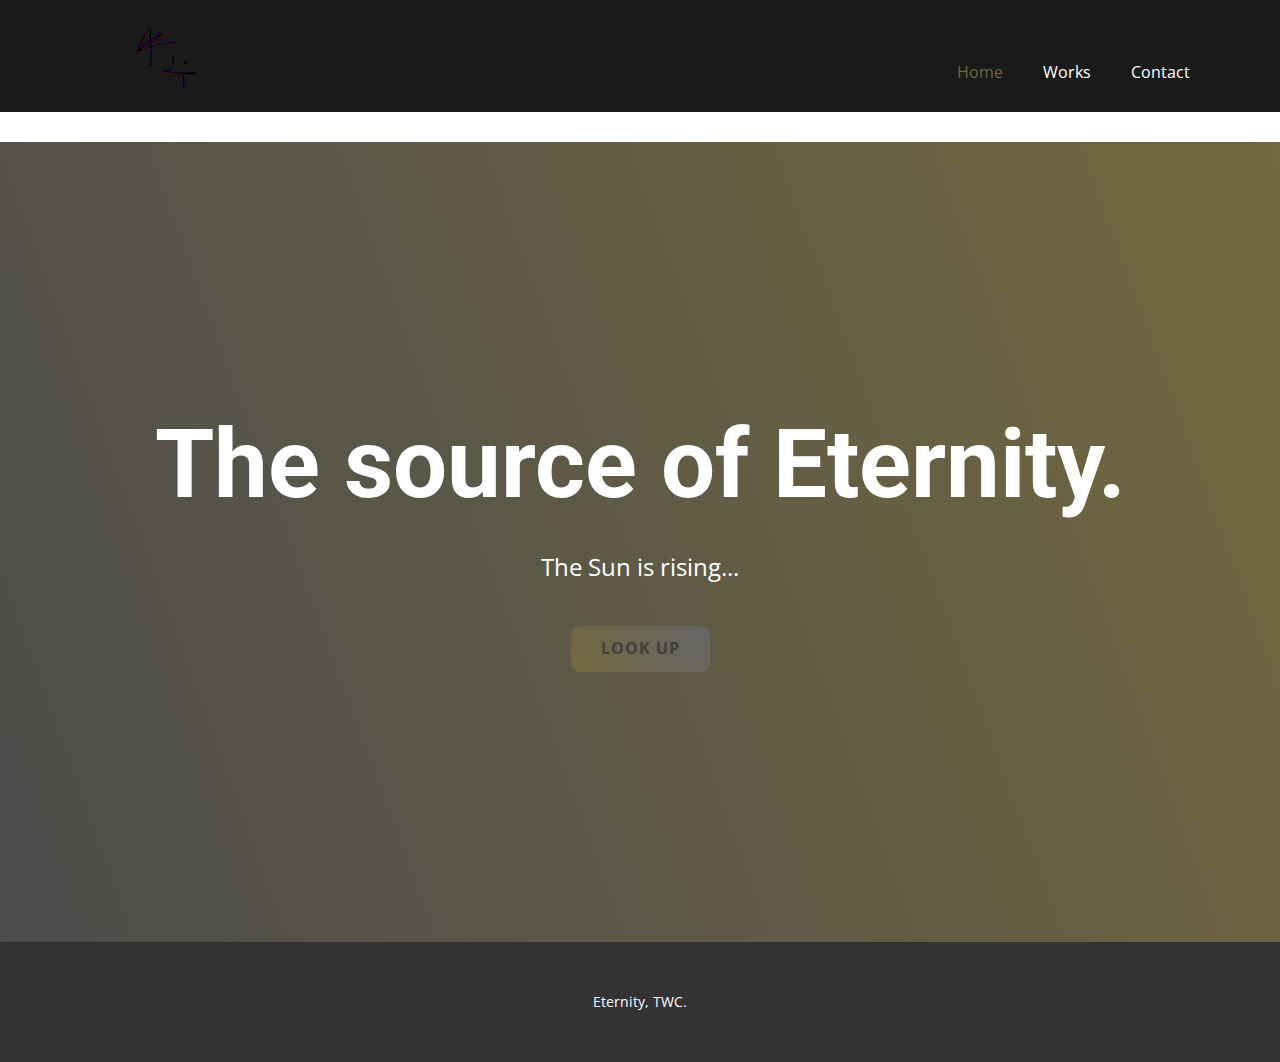
<file: index.html>
<!DOCTYPE html>
<html style="font-size: 16px;" lang="en"><head>
    <meta name="viewport" content="width=device-width, initial-scale=1.0">
    <meta charset="utf-8">
    <meta name="keywords" content="The source of Eternity.">
    <meta name="description" content="">
    <title>Home</title>
    <link rel="stylesheet" href="nicepage.css" media="screen">
<link rel="stylesheet" href="Home.css" media="screen">
    <script class="u-script" type="text/javascript" src="jquery.js" defer=""></script>
    <script class="u-script" type="text/javascript" src="nicepage.js" defer=""></script>
    <meta name="generator" content="Nicepage 5.20.7, nicepage.com">
    <link id="u-theme-google-font" rel="stylesheet" href="https://fonts.googleapis.com/css?family=Roboto:100,100i,300,300i,400,400i,500,500i,700,700i,900,900i|Open+Sans:300,300i,400,400i,500,500i,600,600i,700,700i,800,800i">
    
    
    
    <script type="application/ld+json">{
		"@context": "http://schema.org",
		"@type": "Organization",
		"name": "",
		"logo": "images/logo_TWC.png"
}</script>
    <meta name="theme-color" content="#478ac9">
    <meta property="og:title" content="Home">
    <meta property="og:type" content="website">
  <meta data-intl-tel-input-cdn-path="intlTelInput/"></head>
  <body data-home-page="Home.html" data-home-page-title="Home" data-path-to-root="./" data-include-products="false" class="u-body u-xl-mode" data-lang="en"><header class=" u-border-no-bottom u-border-no-left u-border-no-right u-border-no-top u-clearfix u-header u-section-row-container" id="sec-3a32" style=""><div class="u-section-rows">
        <div class="u-clearfix u-grey-90 u-section-row u-sticky u-sticky-e65a u-section-row-1" data-animation-name="" data-animation-duration="0" data-animation-delay="0" data-animation-direction="" id="sec-15f5">
          <div class="u-clearfix u-sheet u-sheet-1">
            <a href="Home" class="u-image u-logo u-image-1" data-image-width="512" data-image-height="512">
              <img src="images/logo_TWC.png" class="u-logo-image u-logo-image-1">
            </a>
            <nav class="u-menu u-menu-one-level u-offcanvas u-menu-1">
              <div class="menu-collapse" style="font-size: 1rem; letter-spacing: 0px;">
                <a class="u-button-style u-custom-left-right-menu-spacing u-custom-padding-bottom u-custom-text-active-color u-custom-text-hover-color u-custom-top-bottom-menu-spacing u-nav-link u-text-active-palette-1-base u-text-hover-palette-2-base" href="#">
                  <svg class="u-svg-link" viewBox="0 0 24 24"><use xmlns:xlink="http://www.w3.org/1999/xlink" xlink:href="#menu-hamburger"></use></svg>
                  <svg class="u-svg-content" version="1.1" id="menu-hamburger" viewBox="0 0 16 16" x="0px" y="0px" xmlns:xlink="http://www.w3.org/1999/xlink" xmlns="http://www.w3.org/2000/svg"><g><rect y="1" width="16" height="2"></rect><rect y="7" width="16" height="2"></rect><rect y="13" width="16" height="2"></rect>
</g></svg>
                </a>
              </div>
              <div class="u-custom-menu u-nav-container">
                <ul class="u-nav u-unstyled u-nav-1"><li class="u-nav-item"><a class="u-button-style u-nav-link u-text-active-palette-3-dark-2 u-text-hover-palette-3-dark-1" href="Home.html" style="padding: 10px 20px;">Home</a>
</li><li class="u-nav-item"><a class="u-button-style u-nav-link u-text-active-palette-3-dark-2 u-text-hover-palette-3-dark-1" href="Works.html" style="padding: 10px 20px;">Works</a>
</li><li class="u-nav-item"><a class="u-button-style u-nav-link u-text-active-palette-3-dark-2 u-text-hover-palette-3-dark-1" href="Contact.html" style="padding: 10px 20px;">Contact</a>
</li></ul>
              </div>
              <div class="u-custom-menu u-nav-container-collapse">
                <div class="u-black u-container-style u-inner-container-layout u-opacity u-opacity-95 u-sidenav">
                  <div class="u-inner-container-layout u-sidenav-overflow">
                    <div class="u-menu-close"></div>
                    <ul class="u-align-center u-nav u-popupmenu-items u-unstyled u-nav-2"><li class="u-nav-item"><a class="u-button-style u-nav-link" href="Home.html">Home</a>
</li><li class="u-nav-item"><a class="u-button-style u-nav-link" href="Works.html">Works</a>
</li><li class="u-nav-item"><a class="u-button-style u-nav-link" href="Contact.html">Contact</a>
</li></ul>
                  </div>
                </div>
                <div class="u-black u-menu-overlay u-opacity u-opacity-70"></div>
              </div>
            </nav>
          </div>
          
          
          
          
          
          <style class="u-sticky-style" data-style-id="e65a">.u-sticky-fixed.u-sticky-e65a, .u-body.u-sticky-fixed .u-sticky-e65a {
box-shadow: -2px -2px 8px 0px rgba(128,128,128,1) !important
}</style>
        </div>
        <div class="u-section-row u-section-row-2" id="sec-0822">
          <div class="u-clearfix u-sheet u-sheet-2"></div>
          
          
          
          
          
        </div>
      </div></header>
    <section class="skrollable skrollable-between u-align-center u-clearfix u-gradient u-section-1" id="sec-9e3d">
      <div class="u-clearfix u-sheet u-sheet-1">
        <h1 class="u-text u-text-body-alt-color u-text-default u-title u-text-1"><b>The source of Eternity.</b>
        </h1>
        <p class="u-large-text u-text u-text-body-alt-color u-text-variant u-text-2">The Sun is rising...</p>
        <a href="Works.html" class="u-border-1 u-border-active-custom-color-4 u-border-grey-75 u-border-hover-custom-color-1 u-btn u-btn-round u-button-style u-gradient u-hover-palette-1-dark-1 u-none u-radius-9 u-btn-1">Look up<br>
        </a>
      </div>
    </section>
    
    
    
    <footer class="u-align-center u-clearfix u-footer u-grey-80 u-footer" id="sec-89e3"><div class="u-clearfix u-sheet u-sheet-1">
        <p class="u-small-text u-text u-text-variant u-text-1">Eternity, TWC.</p>
      </div></footer>
  
</body></html>
</file>
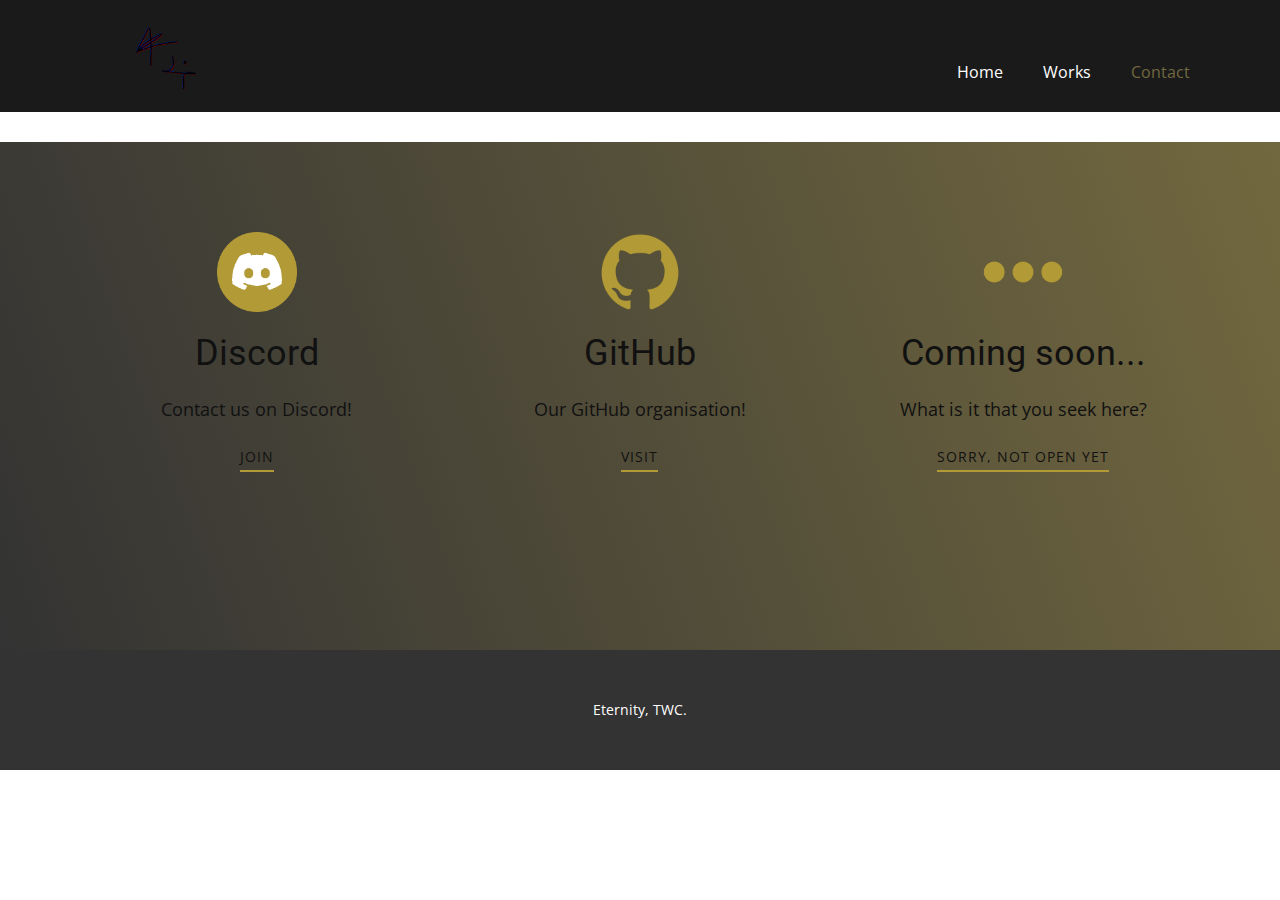
<file: Contact.html>
<!DOCTYPE html>
<html style="font-size: 16px;" lang="en"><head>
    <meta name="viewport" content="width=device-width, initial-scale=1.0">
    <meta charset="utf-8">
    <meta name="keywords" content="">
    <meta name="description" content="">
    <title>Contact</title>
    <link rel="stylesheet" href="nicepage.css" media="screen">
<link rel="stylesheet" href="Contact.css" media="screen">
    <script class="u-script" type="text/javascript" src="jquery.js" defer=""></script>
    <script class="u-script" type="text/javascript" src="nicepage.js" defer=""></script>
    <meta name="generator" content="Nicepage 5.20.7, nicepage.com">
    <link id="u-theme-google-font" rel="stylesheet" href="https://fonts.googleapis.com/css?family=Roboto:100,100i,300,300i,400,400i,500,500i,700,700i,900,900i|Open+Sans:300,300i,400,400i,500,500i,600,600i,700,700i,800,800i">
    
    
    
    <script type="application/ld+json">{
		"@context": "http://schema.org",
		"@type": "Organization",
		"name": "",
		"logo": "images/logo_TWC.png"
}</script>
    <meta name="theme-color" content="#478ac9">
    <meta property="og:title" content="Contact">
    <meta property="og:type" content="website">
  <meta data-intl-tel-input-cdn-path="intlTelInput/"></head>
  <body data-path-to-root="./" data-include-products="false" class="u-body u-xl-mode" data-lang="en"><header class=" u-border-no-bottom u-border-no-left u-border-no-right u-border-no-top u-clearfix u-header u-section-row-container" id="sec-3a32" style=""><div class="u-section-rows">
        <div class="u-clearfix u-grey-90 u-section-row u-sticky u-sticky-e65a u-section-row-1" data-animation-name="" data-animation-duration="0" data-animation-delay="0" data-animation-direction="" id="sec-15f5">
          <div class="u-clearfix u-sheet u-sheet-1">
            <a href="Home" class="u-image u-logo u-image-1" data-image-width="512" data-image-height="512">
              <img src="images/logo_TWC.png" class="u-logo-image u-logo-image-1">
            </a>
            <nav class="u-menu u-menu-one-level u-offcanvas u-menu-1">
              <div class="menu-collapse" style="font-size: 1rem; letter-spacing: 0px;">
                <a class="u-button-style u-custom-left-right-menu-spacing u-custom-padding-bottom u-custom-text-active-color u-custom-text-hover-color u-custom-top-bottom-menu-spacing u-nav-link u-text-active-palette-1-base u-text-hover-palette-2-base" href="#">
                  <svg class="u-svg-link" viewBox="0 0 24 24"><use xmlns:xlink="http://www.w3.org/1999/xlink" xlink:href="#menu-hamburger"></use></svg>
                  <svg class="u-svg-content" version="1.1" id="menu-hamburger" viewBox="0 0 16 16" x="0px" y="0px" xmlns:xlink="http://www.w3.org/1999/xlink" xmlns="http://www.w3.org/2000/svg"><g><rect y="1" width="16" height="2"></rect><rect y="7" width="16" height="2"></rect><rect y="13" width="16" height="2"></rect>
</g></svg>
                </a>
              </div>
              <div class="u-custom-menu u-nav-container">
                <ul class="u-nav u-unstyled u-nav-1"><li class="u-nav-item"><a class="u-button-style u-nav-link u-text-active-palette-3-dark-2 u-text-hover-palette-3-dark-1" href="Home.html" style="padding: 10px 20px;">Home</a>
</li><li class="u-nav-item"><a class="u-button-style u-nav-link u-text-active-palette-3-dark-2 u-text-hover-palette-3-dark-1" href="Works.html" style="padding: 10px 20px;">Works</a>
</li><li class="u-nav-item"><a class="u-button-style u-nav-link u-text-active-palette-3-dark-2 u-text-hover-palette-3-dark-1" href="Contact.html" style="padding: 10px 20px;">Contact</a>
</li></ul>
              </div>
              <div class="u-custom-menu u-nav-container-collapse">
                <div class="u-black u-container-style u-inner-container-layout u-opacity u-opacity-95 u-sidenav">
                  <div class="u-inner-container-layout u-sidenav-overflow">
                    <div class="u-menu-close"></div>
                    <ul class="u-align-center u-nav u-popupmenu-items u-unstyled u-nav-2"><li class="u-nav-item"><a class="u-button-style u-nav-link" href="Home.html">Home</a>
</li><li class="u-nav-item"><a class="u-button-style u-nav-link" href="Works.html">Works</a>
</li><li class="u-nav-item"><a class="u-button-style u-nav-link" href="Contact.html">Contact</a>
</li></ul>
                  </div>
                </div>
                <div class="u-black u-menu-overlay u-opacity u-opacity-70"></div>
              </div>
            </nav>
          </div>
          
          
          
          
          
          <style class="u-sticky-style" data-style-id="e65a">.u-sticky-fixed.u-sticky-e65a, .u-body.u-sticky-fixed .u-sticky-e65a {
box-shadow: -2px -2px 8px 0px rgba(128,128,128,1) !important
}</style>
        </div>
        <div class="u-section-row u-section-row-2" id="sec-0822">
          <div class="u-clearfix u-sheet u-sheet-2"></div>
          
          
          
          
          
        </div>
      </div></header>
    <section class="u-align-center u-clearfix u-gradient u-section-1" id="sec-df21">
      <div class="u-align-left u-clearfix u-sheet u-valign-middle u-sheet-1">
        <div class="u-expanded-width u-list u-list-1">
          <div class="u-repeater u-repeater-1">
            <div class="u-container-style u-list-item u-repeater-item">
              <div class="u-container-layout u-similar-container u-valign-top u-container-layout-1"><span class="u-file-icon u-icon u-text-palette-3-dark-1 u-icon-1"><img src="images/app-4-945acf0a.png" alt=""></span>
                <h3 class="u-align-center u-text u-text-default u-text-1">Discord</h3>
                <p class="u-align-center u-text u-text-2">Contact us on Discord!</p>
                <a href="https://discord.gg/73sB8k536D" class="u-active-none u-border-2 u-border-no-left u-border-no-right u-border-no-top u-border-palette-3-dark-1 u-btn u-button-style u-hover-none u-none u-text-body-color u-btn-1" target="_blank">Join</a>
              </div>
            </div>
            <div class="u-align-center u-container-style u-list-item u-repeater-item">
              <div class="u-container-layout u-similar-container u-valign-top u-container-layout-2"><span class="u-file-icon u-icon u-text-palette-3-dark-1 u-icon-2"><img src="images/github-mark-eb27babf.png" alt=""></span>
                <h3 class="u-align-center u-text u-text-default u-text-3">GitHub</h3>
                <p class="u-align-center u-text u-text-4">Our GitHub organisation!</p>
                <a href="https://github.com/TWC-Studios" class="u-active-none u-border-2 u-border-no-left u-border-no-right u-border-no-top u-border-palette-3-dark-1 u-btn u-button-style u-hover-none u-none u-text-body-color u-btn-2">Visit</a>
              </div>
            </div>
            <div class="u-container-style u-list-item u-repeater-item">
              <div class="u-container-layout u-similar-container u-valign-top u-container-layout-3"><span class="u-file-icon u-icon u-icon-3"><img src="images/threedots.png" alt=""></span>
                <h3 class="u-align-center u-text u-text-default u-text-5">Coming soon...</h3>
                <p class="u-align-center u-text u-text-6">What is it that you seek here?</p>
                <a href="" class="u-active-none u-border-2 u-border-no-left u-border-no-right u-border-no-top u-border-palette-3-dark-1 u-btn u-button-style u-hover-none u-none u-text-body-color u-btn-3">Sorry, not open yet</a>
              </div>
            </div>
          </div>
        </div>
      </div>
    </section>
    
    
    
    <footer class="u-align-center u-clearfix u-footer u-grey-80 u-footer" id="sec-89e3"><div class="u-clearfix u-sheet u-sheet-1">
        <p class="u-small-text u-text u-text-variant u-text-1">Eternity, TWC.</p>
      </div></footer>
  
</body></html>
</file>
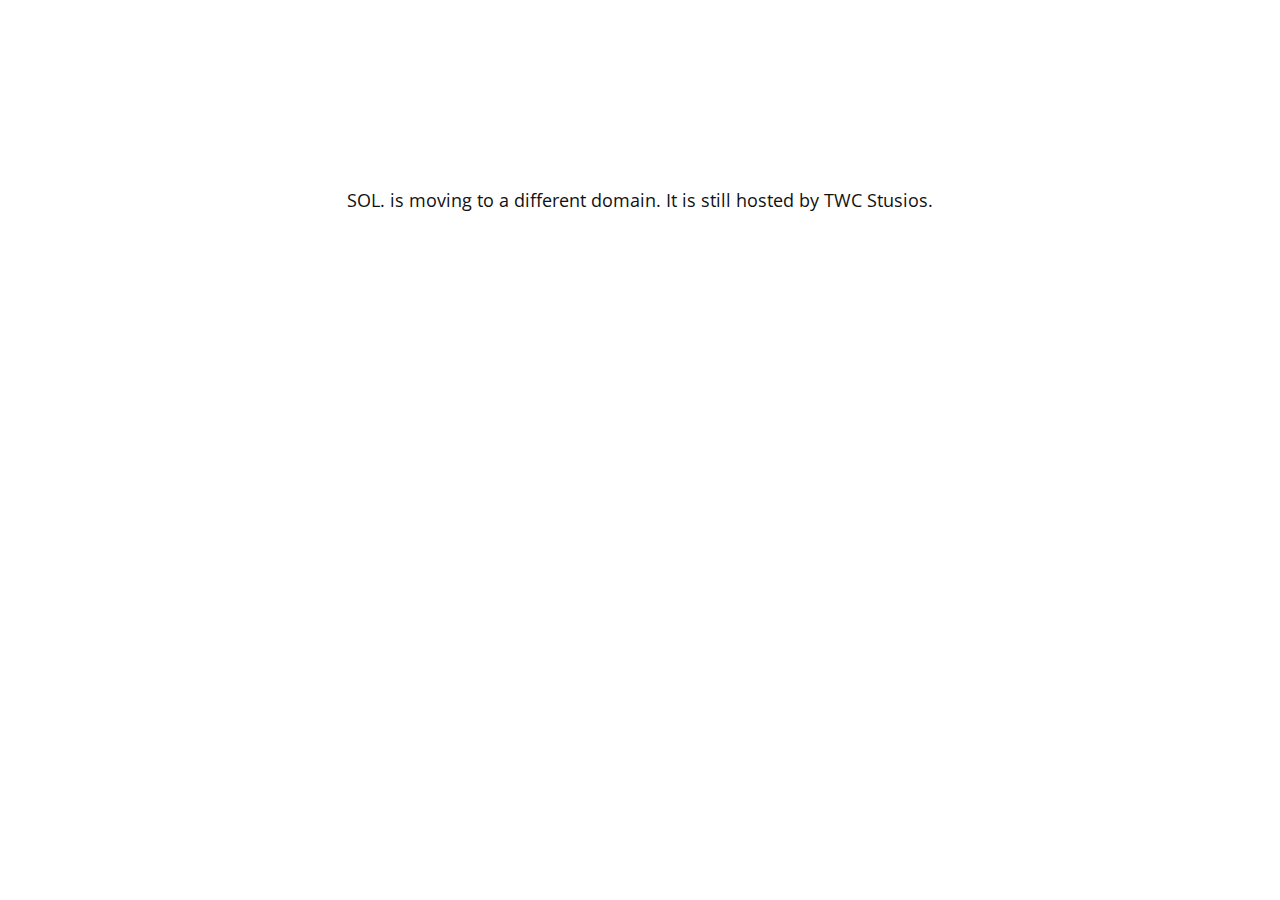
<file: crypt.html>
<!DOCTYPE html>
<html style="font-size: 16px;" lang="en"><head>
    <meta name="viewport" content="width=device-width, initial-scale=1.0">
    <meta charset="utf-8">
    <meta name="keywords" content="">
    <meta name="description" content="">
    <title>crypt</title>
    <link rel="stylesheet" href="nicepage.css" media="screen">
<link rel="stylesheet" href="crypt.css" media="screen">
    <script class="u-script" type="text/javascript" src="jquery.js" defer=""></script>
    <script class="u-script" type="text/javascript" src="nicepage.js" defer=""></script>
    <meta name="generator" content="Nicepage 5.20.7, nicepage.com">
    <link id="u-theme-google-font" rel="stylesheet" href="https://fonts.googleapis.com/css?family=Roboto:100,100i,300,300i,400,400i,500,500i,700,700i,900,900i|Open+Sans:300,300i,400,400i,500,500i,600,600i,700,700i,800,800i">
    
    
    
    <script type="application/ld+json">{
		"@context": "http://schema.org",
		"@type": "Organization",
		"name": ""
}</script>
    <meta name="theme-color" content="#478ac9">
    <meta property="og:title" content="crypt">
    <meta property="og:type" content="website">
  <meta data-intl-tel-input-cdn-path="intlTelInput/"></head>
  <body data-path-to-root="./" data-include-products="false" class="u-body u-xl-mode" data-lang="en">
    <section class="u-clearfix u-container-align-center u-section-1" id="sec-4503">
      <div class="u-clearfix u-sheet u-valign-middle u-sheet-1">
        <p class="u-align-center u-text u-text-default u-text-1">SOL. is moving to a different domain. It is still hosted by TWC Stusios.</p>
      </div>
    </section>
  
</body></html>
</file>
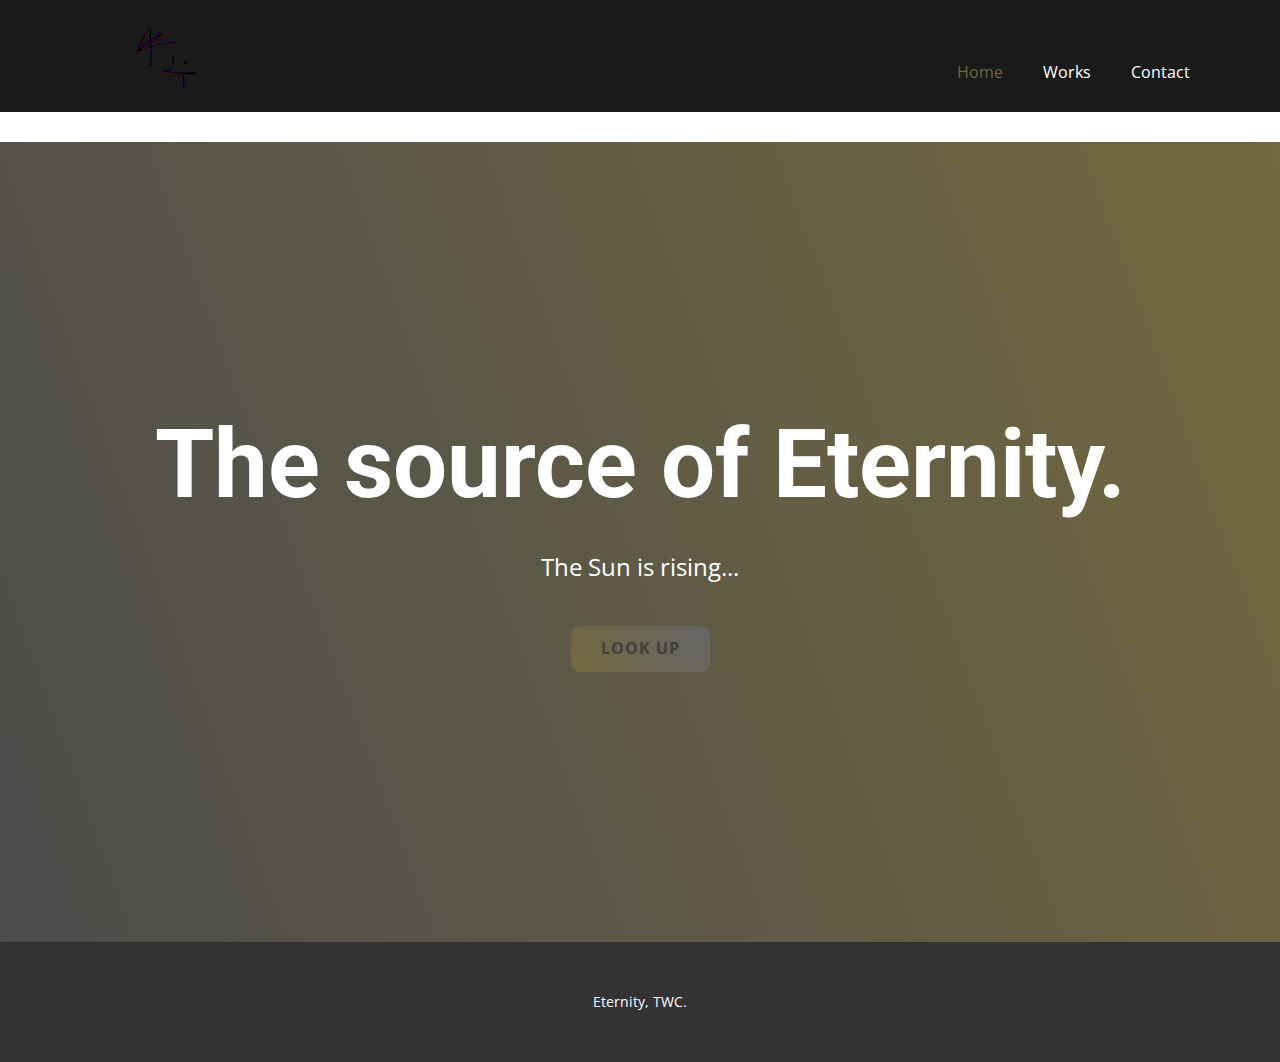
<file: Home.html>
<!DOCTYPE html>
<html style="font-size: 16px;" lang="en"><head>
    <meta name="viewport" content="width=device-width, initial-scale=1.0">
    <meta charset="utf-8">
    <meta name="keywords" content="The source of Eternity.">
    <meta name="description" content="">
    <title>Home</title>
    <link rel="stylesheet" href="nicepage.css" media="screen">
<link rel="stylesheet" href="Home.css" media="screen">
    <script class="u-script" type="text/javascript" src="jquery.js" defer=""></script>
    <script class="u-script" type="text/javascript" src="nicepage.js" defer=""></script>
    <meta name="generator" content="Nicepage 5.20.7, nicepage.com">
    <link id="u-theme-google-font" rel="stylesheet" href="https://fonts.googleapis.com/css?family=Roboto:100,100i,300,300i,400,400i,500,500i,700,700i,900,900i|Open+Sans:300,300i,400,400i,500,500i,600,600i,700,700i,800,800i">
    
    
    
    <script type="application/ld+json">{
		"@context": "http://schema.org",
		"@type": "Organization",
		"name": "",
		"logo": "images/logo_TWC.png"
}</script>
    <meta name="theme-color" content="#478ac9">
    <meta property="og:title" content="Home">
    <meta property="og:type" content="website">
  <meta data-intl-tel-input-cdn-path="intlTelInput/"></head>
  <body data-path-to-root="./" data-include-products="false" class="u-body u-xl-mode" data-lang="en"><header class=" u-border-no-bottom u-border-no-left u-border-no-right u-border-no-top u-clearfix u-header u-section-row-container" id="sec-3a32" style=""><div class="u-section-rows">
        <div class="u-clearfix u-grey-90 u-section-row u-sticky u-sticky-e65a u-section-row-1" data-animation-name="" data-animation-duration="0" data-animation-delay="0" data-animation-direction="" id="sec-15f5">
          <div class="u-clearfix u-sheet u-sheet-1">
            <a href="Home" class="u-image u-logo u-image-1" data-image-width="512" data-image-height="512">
              <img src="images/logo_TWC.png" class="u-logo-image u-logo-image-1">
            </a>
            <nav class="u-menu u-menu-one-level u-offcanvas u-menu-1">
              <div class="menu-collapse" style="font-size: 1rem; letter-spacing: 0px;">
                <a class="u-button-style u-custom-left-right-menu-spacing u-custom-padding-bottom u-custom-text-active-color u-custom-text-hover-color u-custom-top-bottom-menu-spacing u-nav-link u-text-active-palette-1-base u-text-hover-palette-2-base" href="#">
                  <svg class="u-svg-link" viewBox="0 0 24 24"><use xmlns:xlink="http://www.w3.org/1999/xlink" xlink:href="#menu-hamburger"></use></svg>
                  <svg class="u-svg-content" version="1.1" id="menu-hamburger" viewBox="0 0 16 16" x="0px" y="0px" xmlns:xlink="http://www.w3.org/1999/xlink" xmlns="http://www.w3.org/2000/svg"><g><rect y="1" width="16" height="2"></rect><rect y="7" width="16" height="2"></rect><rect y="13" width="16" height="2"></rect>
</g></svg>
                </a>
              </div>
              <div class="u-custom-menu u-nav-container">
                <ul class="u-nav u-unstyled u-nav-1"><li class="u-nav-item"><a class="u-button-style u-nav-link u-text-active-palette-3-dark-2 u-text-hover-palette-3-dark-1" href="Home.html" style="padding: 10px 20px;">Home</a>
</li><li class="u-nav-item"><a class="u-button-style u-nav-link u-text-active-palette-3-dark-2 u-text-hover-palette-3-dark-1" href="Works.html" style="padding: 10px 20px;">Works</a>
</li><li class="u-nav-item"><a class="u-button-style u-nav-link u-text-active-palette-3-dark-2 u-text-hover-palette-3-dark-1" href="Contact.html" style="padding: 10px 20px;">Contact</a>
</li></ul>
              </div>
              <div class="u-custom-menu u-nav-container-collapse">
                <div class="u-black u-container-style u-inner-container-layout u-opacity u-opacity-95 u-sidenav">
                  <div class="u-inner-container-layout u-sidenav-overflow">
                    <div class="u-menu-close"></div>
                    <ul class="u-align-center u-nav u-popupmenu-items u-unstyled u-nav-2"><li class="u-nav-item"><a class="u-button-style u-nav-link" href="Home.html">Home</a>
</li><li class="u-nav-item"><a class="u-button-style u-nav-link" href="Works.html">Works</a>
</li><li class="u-nav-item"><a class="u-button-style u-nav-link" href="Contact.html">Contact</a>
</li></ul>
                  </div>
                </div>
                <div class="u-black u-menu-overlay u-opacity u-opacity-70"></div>
              </div>
            </nav>
          </div>
          
          
          
          
          
          <style class="u-sticky-style" data-style-id="e65a">.u-sticky-fixed.u-sticky-e65a, .u-body.u-sticky-fixed .u-sticky-e65a {
box-shadow: -2px -2px 8px 0px rgba(128,128,128,1) !important
}</style>
        </div>
        <div class="u-section-row u-section-row-2" id="sec-0822">
          <div class="u-clearfix u-sheet u-sheet-2"></div>
          
          
          
          
          
        </div>
      </div></header>
    <section class="skrollable skrollable-between u-align-center u-clearfix u-gradient u-section-1" id="sec-9e3d">
      <div class="u-clearfix u-sheet u-sheet-1">
        <h1 class="u-text u-text-body-alt-color u-text-default u-title u-text-1"><b>The source of Eternity.</b>
        </h1>
        <p class="u-large-text u-text u-text-body-alt-color u-text-variant u-text-2">The Sun is rising...</p>
        <a href="Works.html" class="u-border-1 u-border-active-custom-color-4 u-border-grey-75 u-border-hover-custom-color-1 u-btn u-btn-round u-button-style u-gradient u-hover-palette-1-dark-1 u-none u-radius-9 u-btn-1">Look up<br>
        </a>
      </div>
    </section>
    
    
    
    <footer class="u-align-center u-clearfix u-footer u-grey-80 u-footer" id="sec-89e3"><div class="u-clearfix u-sheet u-sheet-1">
        <p class="u-small-text u-text u-text-variant u-text-1">Eternity, TWC.</p>
      </div></footer>
  
</body></html>
</file>
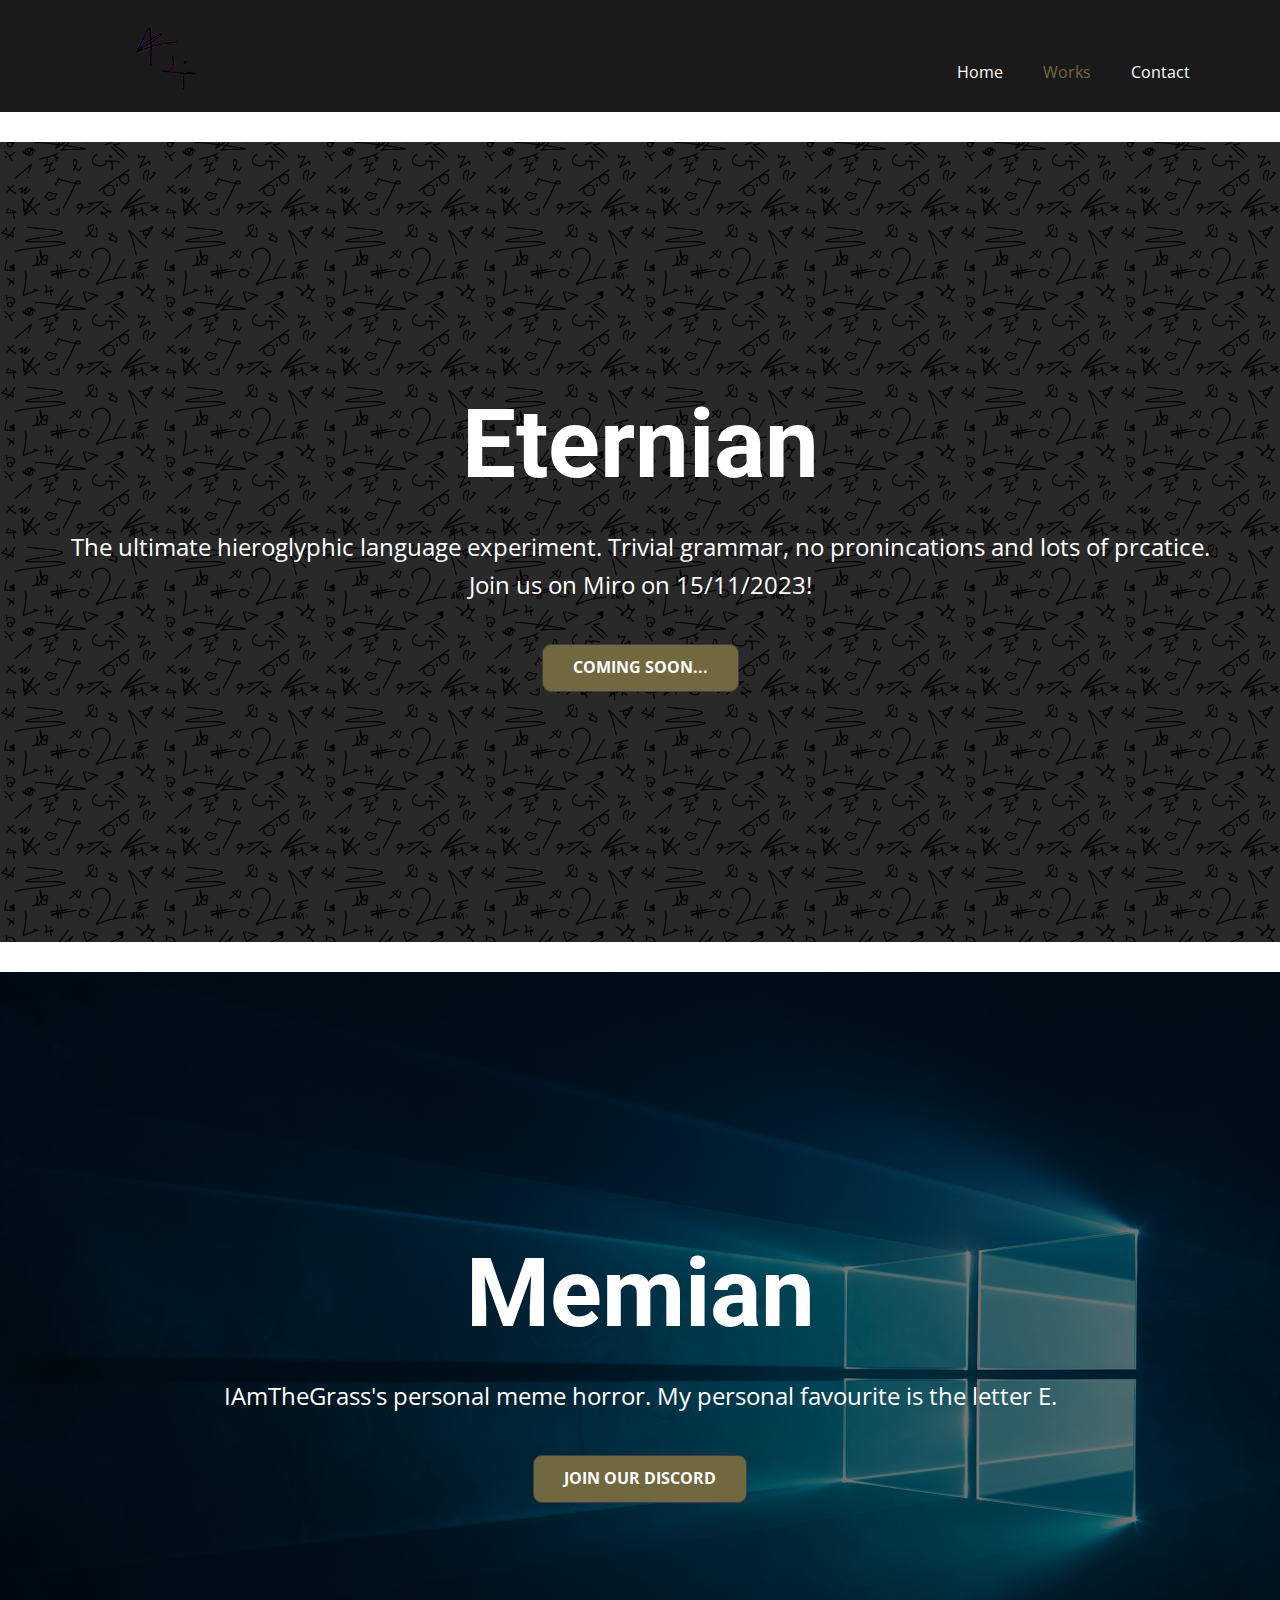
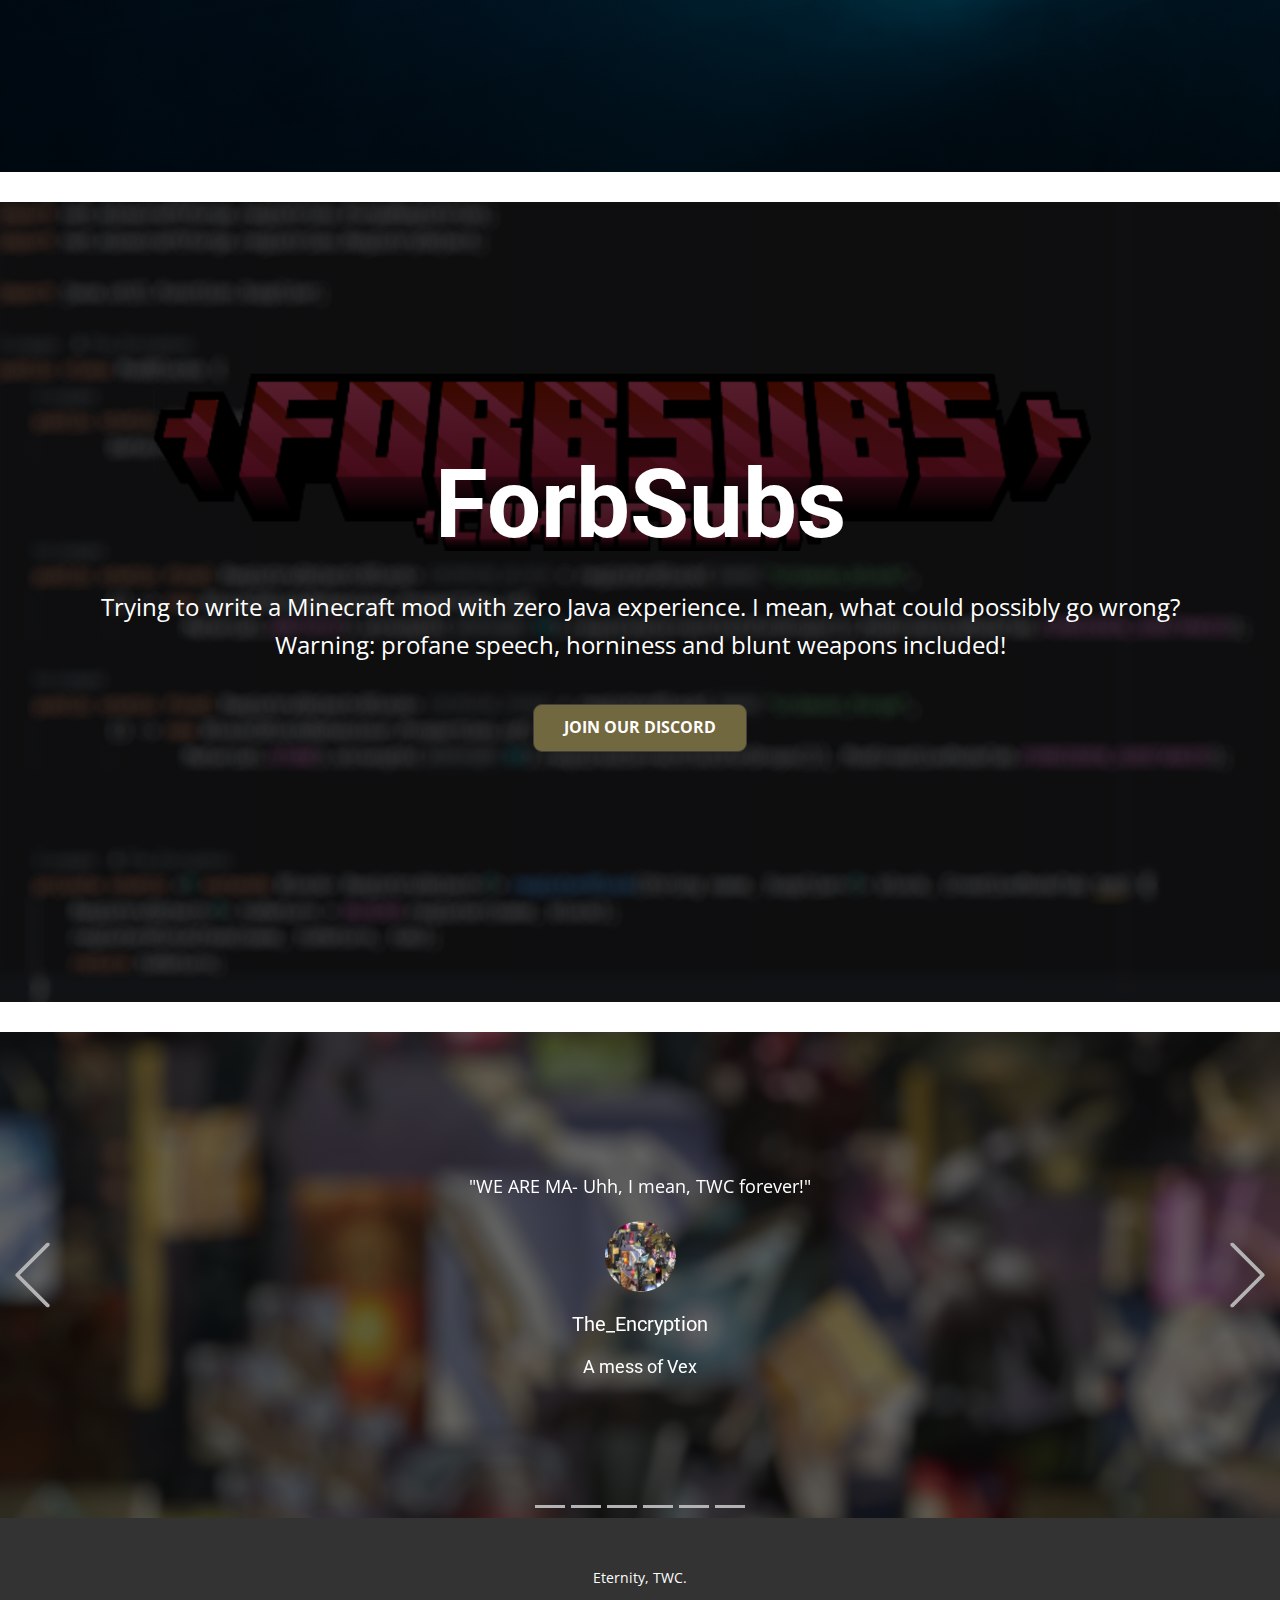
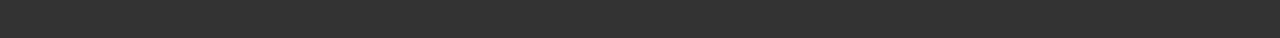
<file: Works.html>
<!DOCTYPE html>
<html style="font-size: 16px;" lang="en"><head>
    <meta name="viewport" content="width=device-width, initial-scale=1.0">
    <meta charset="utf-8">
    <meta name="keywords" content="Eternian">
    <meta name="description" content="">
    <title>Works</title>
    <link rel="stylesheet" href="nicepage.css" media="screen">
<link rel="stylesheet" href="Works.css" media="screen">
    <script class="u-script" type="text/javascript" src="jquery.js" defer=""></script>
    <script class="u-script" type="text/javascript" src="nicepage.js" defer=""></script>
    <meta name="generator" content="Nicepage 5.20.7, nicepage.com">
    <link id="u-theme-google-font" rel="stylesheet" href="https://fonts.googleapis.com/css?family=Roboto:100,100i,300,300i,400,400i,500,500i,700,700i,900,900i|Open+Sans:300,300i,400,400i,500,500i,600,600i,700,700i,800,800i">
    
    
    
    
    
    
    
    
    
    <script type="application/ld+json">{
		"@context": "http://schema.org",
		"@type": "Organization",
		"name": "",
		"logo": "images/logo_TWC.png"
}</script>
    <meta name="theme-color" content="#478ac9">
    <meta property="og:title" content="Works">
    <meta property="og:type" content="website">
  <meta data-intl-tel-input-cdn-path="intlTelInput/"></head>
  <body data-path-to-root="./" data-include-products="false" class="u-body u-xl-mode" data-lang="en"><header class=" u-border-no-bottom u-border-no-left u-border-no-right u-border-no-top u-clearfix u-header u-section-row-container" id="sec-3a32" style=""><div class="u-section-rows">
        <div class="u-clearfix u-grey-90 u-section-row u-sticky u-sticky-e65a u-section-row-1" data-animation-name="" data-animation-duration="0" data-animation-delay="0" data-animation-direction="" id="sec-15f5">
          <div class="u-clearfix u-sheet u-sheet-1">
            <a href="Home" class="u-image u-logo u-image-1" data-image-width="512" data-image-height="512">
              <img src="images/logo_TWC.png" class="u-logo-image u-logo-image-1">
            </a>
            <nav class="u-menu u-menu-one-level u-offcanvas u-menu-1">
              <div class="menu-collapse" style="font-size: 1rem; letter-spacing: 0px;">
                <a class="u-button-style u-custom-left-right-menu-spacing u-custom-padding-bottom u-custom-text-active-color u-custom-text-hover-color u-custom-top-bottom-menu-spacing u-nav-link u-text-active-palette-1-base u-text-hover-palette-2-base" href="#">
                  <svg class="u-svg-link" viewBox="0 0 24 24"><use xmlns:xlink="http://www.w3.org/1999/xlink" xlink:href="#menu-hamburger"></use></svg>
                  <svg class="u-svg-content" version="1.1" id="menu-hamburger" viewBox="0 0 16 16" x="0px" y="0px" xmlns:xlink="http://www.w3.org/1999/xlink" xmlns="http://www.w3.org/2000/svg"><g><rect y="1" width="16" height="2"></rect><rect y="7" width="16" height="2"></rect><rect y="13" width="16" height="2"></rect>
</g></svg>
                </a>
              </div>
              <div class="u-custom-menu u-nav-container">
                <ul class="u-nav u-unstyled u-nav-1"><li class="u-nav-item"><a class="u-button-style u-nav-link u-text-active-palette-3-dark-2 u-text-hover-palette-3-dark-1" href="Home.html" style="padding: 10px 20px;">Home</a>
</li><li class="u-nav-item"><a class="u-button-style u-nav-link u-text-active-palette-3-dark-2 u-text-hover-palette-3-dark-1" href="Works.html" style="padding: 10px 20px;">Works</a>
</li><li class="u-nav-item"><a class="u-button-style u-nav-link u-text-active-palette-3-dark-2 u-text-hover-palette-3-dark-1" href="Contact.html" style="padding: 10px 20px;">Contact</a>
</li></ul>
              </div>
              <div class="u-custom-menu u-nav-container-collapse">
                <div class="u-black u-container-style u-inner-container-layout u-opacity u-opacity-95 u-sidenav">
                  <div class="u-inner-container-layout u-sidenav-overflow">
                    <div class="u-menu-close"></div>
                    <ul class="u-align-center u-nav u-popupmenu-items u-unstyled u-nav-2"><li class="u-nav-item"><a class="u-button-style u-nav-link" href="Home.html">Home</a>
</li><li class="u-nav-item"><a class="u-button-style u-nav-link" href="Works.html">Works</a>
</li><li class="u-nav-item"><a class="u-button-style u-nav-link" href="Contact.html">Contact</a>
</li></ul>
                  </div>
                </div>
                <div class="u-black u-menu-overlay u-opacity u-opacity-70"></div>
              </div>
            </nav>
          </div>
          
          
          
          
          
          <style class="u-sticky-style" data-style-id="e65a">.u-sticky-fixed.u-sticky-e65a, .u-body.u-sticky-fixed .u-sticky-e65a {
box-shadow: -2px -2px 8px 0px rgba(128,128,128,1) !important
}</style>
        </div>
        <div class="u-section-row u-section-row-2" id="sec-0822">
          <div class="u-clearfix u-sheet u-sheet-2"></div>
          
          
          
          
          
        </div>
      </div></header>
    <section class="u-align-center u-clearfix u-image u-shading u-section-1" src="" data-image-width="8192" data-image-height="8192" id="sec-392c">
      <div class="u-clearfix u-sheet u-valign-middle u-sheet-1">
        <h1 class="u-text u-text-default u-title u-text-1">Eternian</h1>
        <p class="u-large-text u-text u-text-default u-text-variant u-text-2">The ultimate hieroglyphic language experiment. Trivial grammar, no pronincations and lots of prcatice. Join us on Miro on 15/11/2023!</p>
        <a href="#" class="u-border-1 u-border-active-custom-color-4 u-border-grey-75 u-border-hover-custom-color-1 u-btn u-btn-round u-button-style u-palette-3-dark-2 u-radius-9 u-btn-1">Coming soon...</a>
      </div>
    </section>
    <section class="u-clearfix u-section-2" id="carousel_92fc">
      <div class="u-clearfix u-sheet u-sheet-1"></div>
    </section>
    <section class="u-align-center u-clearfix u-image u-shading u-section-3" src="" data-image-width="2500" data-image-height="1667" id="carousel_4c7c">
      <div class="u-clearfix u-sheet u-valign-middle u-sheet-1">
        <h1 class="u-text u-text-default u-title u-text-1">Memian</h1>
        <p class="u-large-text u-text u-text-default u-text-variant u-text-2">IAmTheGrass's personal meme horror. My personal favourite is the letter E.</p>
        <a href="https://discord.gg/73sB8k536D" class="u-border-1 u-border-active-custom-color-4 u-border-grey-75 u-border-hover-custom-color-1 u-btn u-btn-round u-button-style u-palette-3-dark-2 u-radius-9 u-btn-1" target="_blank">Join our Discord</a>
      </div>
    </section>
    <section class="u-clearfix u-section-4" id="sec-fedb">
      <div class="u-clearfix u-sheet u-sheet-1"></div>
    </section>
    <section class="u-align-center u-clearfix u-image u-shading u-section-5" src="" data-image-width="1517" data-image-height="853" id="sec-aff9">
      <div class="u-clearfix u-sheet u-valign-middle u-sheet-1">
        <h1 class="u-text u-text-default u-title u-text-1">ForbSubs</h1>
        <p class="u-large-text u-text u-text-default u-text-variant u-text-2">Trying to write a Minecraft mod with zero Java experience. I mean, what could possibly go wrong? Warning: profane speech, horniness and blunt weapons included!</p>
        <a href="https://discord.gg/73sB8k536D" class="u-border-1 u-border-active-custom-color-4 u-border-grey-75 u-border-hover-custom-color-1 u-btn u-btn-round u-button-style u-palette-3-dark-2 u-radius-9 u-btn-1" target="_blank">Join our discord</a>
      </div>
    </section>
    <section class="u-clearfix u-section-6" id="sec-7e8d">
      <div class="u-clearfix u-sheet u-sheet-1"></div>
    </section>
    <section class="u-carousel u-slide u-block-92a9-1" id="carousel-07e2" data-interval="5000" data-u-ride="carousel">
      <ol class="u-absolute-hcenter u-carousel-indicators u-block-92a9-2">
        <li data-u-target="#carousel-07e2" class="u-active u-grey-30" data-u-slide-to="0"></li>
        <li data-u-target="#carousel-07e2" class="u-grey-30" data-u-slide-to="1"></li>
        <li data-u-target="#carousel-07e2" class="u-grey-30" data-u-slide-to="2"></li>
        <li data-u-target="#carousel-07e2" class="u-grey-30" data-u-slide-to="3"></li>
        <li data-u-target="#carousel-07e2" class="u-grey-30" data-u-slide-to="4"></li>
        <li data-u-target="#carousel-07e2" class="u-grey-30" data-u-slide-to="5"></li>
      </ol>
      <div class="u-carousel-inner" role="listbox">
        <div class="u-active u-carousel-item u-clearfix u-image u-shading u-section-7-1" src="" data-image-width="2048" data-image-height="2048">
          <div class="u-clearfix u-sheet u-valign-middle u-sheet-1">
            <div class="u-container-style u-group u-group-1">
              <div class="u-container-layout u-valign-middle u-container-layout-1">
                <p class="u-align-center u-text u-text-1">"WE ARE MA- Uhh, I mean, TWC forever!"</p>
                <div alt="" class="u-image u-image-circle u-image-1" src="" data-image-width="600" data-image-height="600"></div>
                <h5 class="u-align-center u-text u-text-2">The_Encryption</h5>
                <h6 class="u-align-center u-text u-text-3">A mess of Vex</h6>
              </div>
            </div>
          </div>
        </div>
        <div class="u-carousel-item u-clearfix u-image u-shading u-section-7-2" src="" data-image-width="2048" data-image-height="2048">
          <div class="u-clearfix u-sheet u-valign-middle u-sheet-1">
            <div class="u-container-style u-group u-group-1">
              <div class="u-container-layout u-valign-middle u-container-layout-1">
                <p class="u-align-center u-text u-text-1">"Am I the only one with actual Java knowledge here?.."</p>
                <div alt="" class="u-image u-image-circle u-image-1" src="" data-image-width="512" data-image-height="512"></div>
                <h5 class="u-align-center u-text u-text-2">CrimsonDev</h5>
                <h6 class="u-align-center u-text u-text-3">The dark horse</h6>
              </div>
            </div>
          </div>
        </div>
        <div class="u-carousel-item u-clearfix u-image u-shading u-section-7-3" src="" data-image-width="4096" data-image-height="4096">
          <div class="u-clearfix u-sheet u-valign-middle u-sheet-1">
            <div class="u-container-style u-group u-group-1">
              <div class="u-container-layout u-valign-middle u-container-layout-1">
                <p class="u-align-center u-text u-text-1">"Idk"</p>
                <div alt="" class="u-image u-image-circle u-image-1" src="" data-image-width="150" data-image-height="150"></div>
                <h5 class="u-align-center u-text u-text-2">JWPMattFox</h5>
                <h6 class="u-align-center u-text u-text-3">The lazy guy</h6>
              </div>
            </div>
          </div>
        </div>
        <div class="u-carousel-item u-clearfix u-image u-shading u-section-7-4" src="" data-image-width="1920" data-image-height="1920">
          <div class="u-clearfix u-sheet u-valign-middle u-sheet-1">
            <div class="u-container-style u-group u-group-1">
              <div class="u-container-layout u-valign-middle u-container-layout-1">
                <p class="u-align-center u-text u-text-1">"QUICK! BEFORE MY ACCESS GETS-"</p>
                <div alt="" class="u-image u-image-circle u-image-1" src="" data-image-width="128" data-image-height="128"></div>
                <h5 class="u-align-center u-text u-text-2">Lukasz500</h5>
                <h6 class="u-align-center u-text u-text-3">How did we get here?</h6>
              </div>
            </div>
          </div>
        </div>
        <div class="u-carousel-item u-clearfix u-image u-shading u-section-7-5" src="" data-image-width="4096" data-image-height="4096">
          <div class="u-clearfix u-sheet u-valign-middle u-sheet-1">
            <div class="u-container-style u-group u-group-1">
              <div class="u-container-layout u-valign-middle u-container-layout-1">
                <p class="u-align-center u-text u-text-1">"​I’m Rulft… braaaaasss"</p>
                <div alt="" class="u-image u-image-circle u-image-1" src="" data-image-width="512" data-image-height="512"></div>
                <h5 class="u-align-center u-text u-text-2">Rulft44</h5>
                <h6 class="u-align-center u-text u-text-3">The Block of Brass</h6>
              </div>
            </div>
          </div>
        </div>
        <div class="u-carousel-item u-clearfix u-image u-shading u-section-7-6" src="" data-image-width="4096" data-image-height="4096">
          <div class="u-clearfix u-sheet u-valign-middle u-sheet-1">
            <div class="u-container-style u-group u-group-1">
              <div class="u-container-layout u-valign-middle u-container-layout-1">
                <p class="u-align-center u-text u-text-1">"​*Windows boot up sound*"</p>
                <div alt="" class="u-image u-image-circle u-image-1" src="" data-image-width="423" data-image-height="423"></div>
                <h5 class="u-align-center u-text u-text-2">IAmTheGrass</h5>
                <h6 class="u-align-center u-text u-text-3">The mematic curse</h6>
              </div>
            </div>
          </div>
        </div>
      </div>
      <a class="u-absolute-vcenter u-carousel-control u-carousel-control-prev u-text-grey-30 u-block-92a9-3" href="#carousel-07e2" role="button" data-u-slide="prev">
        <span aria-hidden="true">
          <svg class="u-svg-link" viewBox="0 0 477.175 477.175"><path d="M145.188,238.575l215.5-215.5c5.3-5.3,5.3-13.8,0-19.1s-13.8-5.3-19.1,0l-225.1,225.1c-5.3,5.3-5.3,13.8,0,19.1l225.1,225
                    c2.6,2.6,6.1,4,9.5,4s6.9-1.3,9.5-4c5.3-5.3,5.3-13.8,0-19.1L145.188,238.575z"></path></svg>
        </span>
        <span class="sr-only">Previous</span>
      </a>
      <a class="u-absolute-vcenter u-carousel-control u-carousel-control-next u-text-grey-30 u-block-92a9-4" href="#carousel-07e2" role="button" data-u-slide="next">
        <span aria-hidden="true">
          <svg class="u-svg-link" viewBox="0 0 477.175 477.175"><path d="M360.731,229.075l-225.1-225.1c-5.3-5.3-13.8-5.3-19.1,0s-5.3,13.8,0,19.1l215.5,215.5l-215.5,215.5
                    c-5.3,5.3-5.3,13.8,0,19.1c2.6,2.6,6.1,4,9.5,4c3.4,0,6.9-1.3,9.5-4l225.1-225.1C365.931,242.875,365.931,234.275,360.731,229.075z"></path></svg>
        </span>
        <span class="sr-only">Next</span>
      </a>
    </section>
    
    
    
    <footer class="u-align-center u-clearfix u-footer u-grey-80 u-footer" id="sec-89e3"><div class="u-clearfix u-sheet u-sheet-1">
        <p class="u-small-text u-text u-text-variant u-text-1">Eternity, TWC.</p>
      </div></footer>
  
</body></html>
</file>
